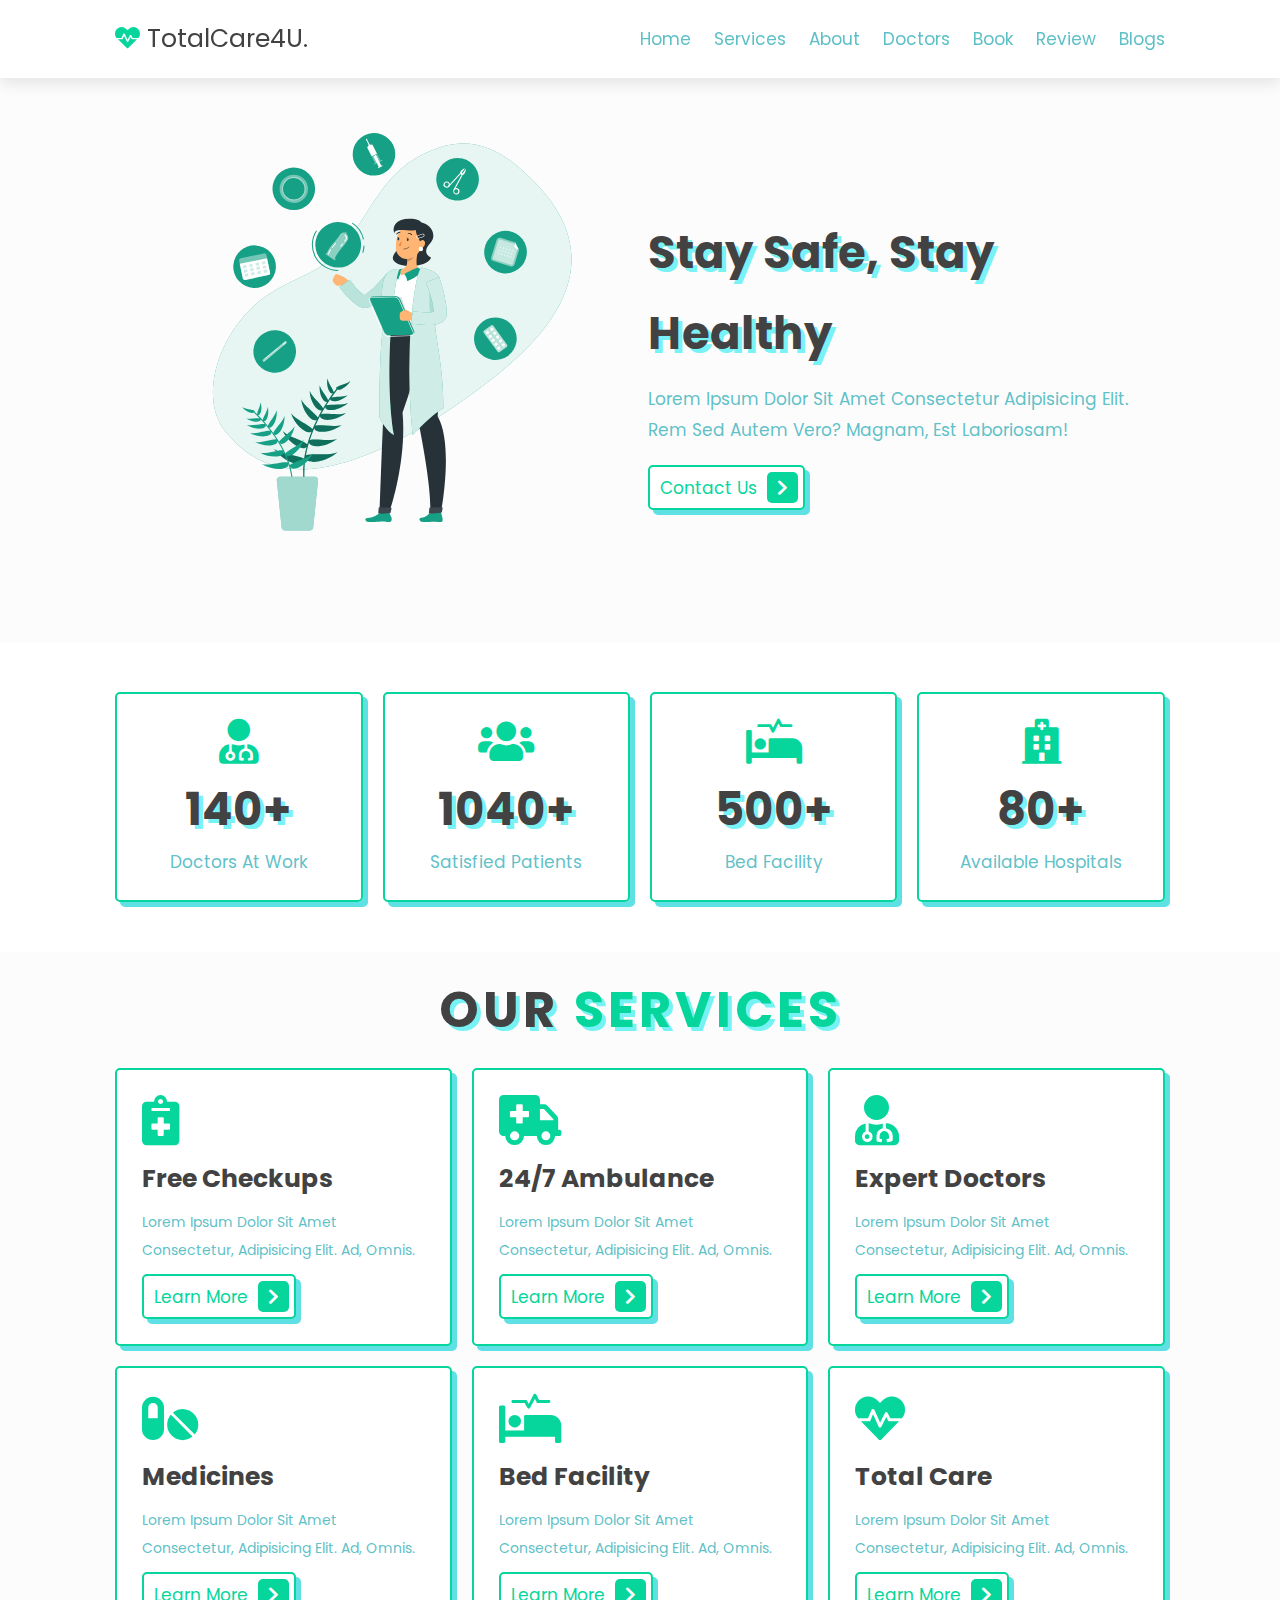
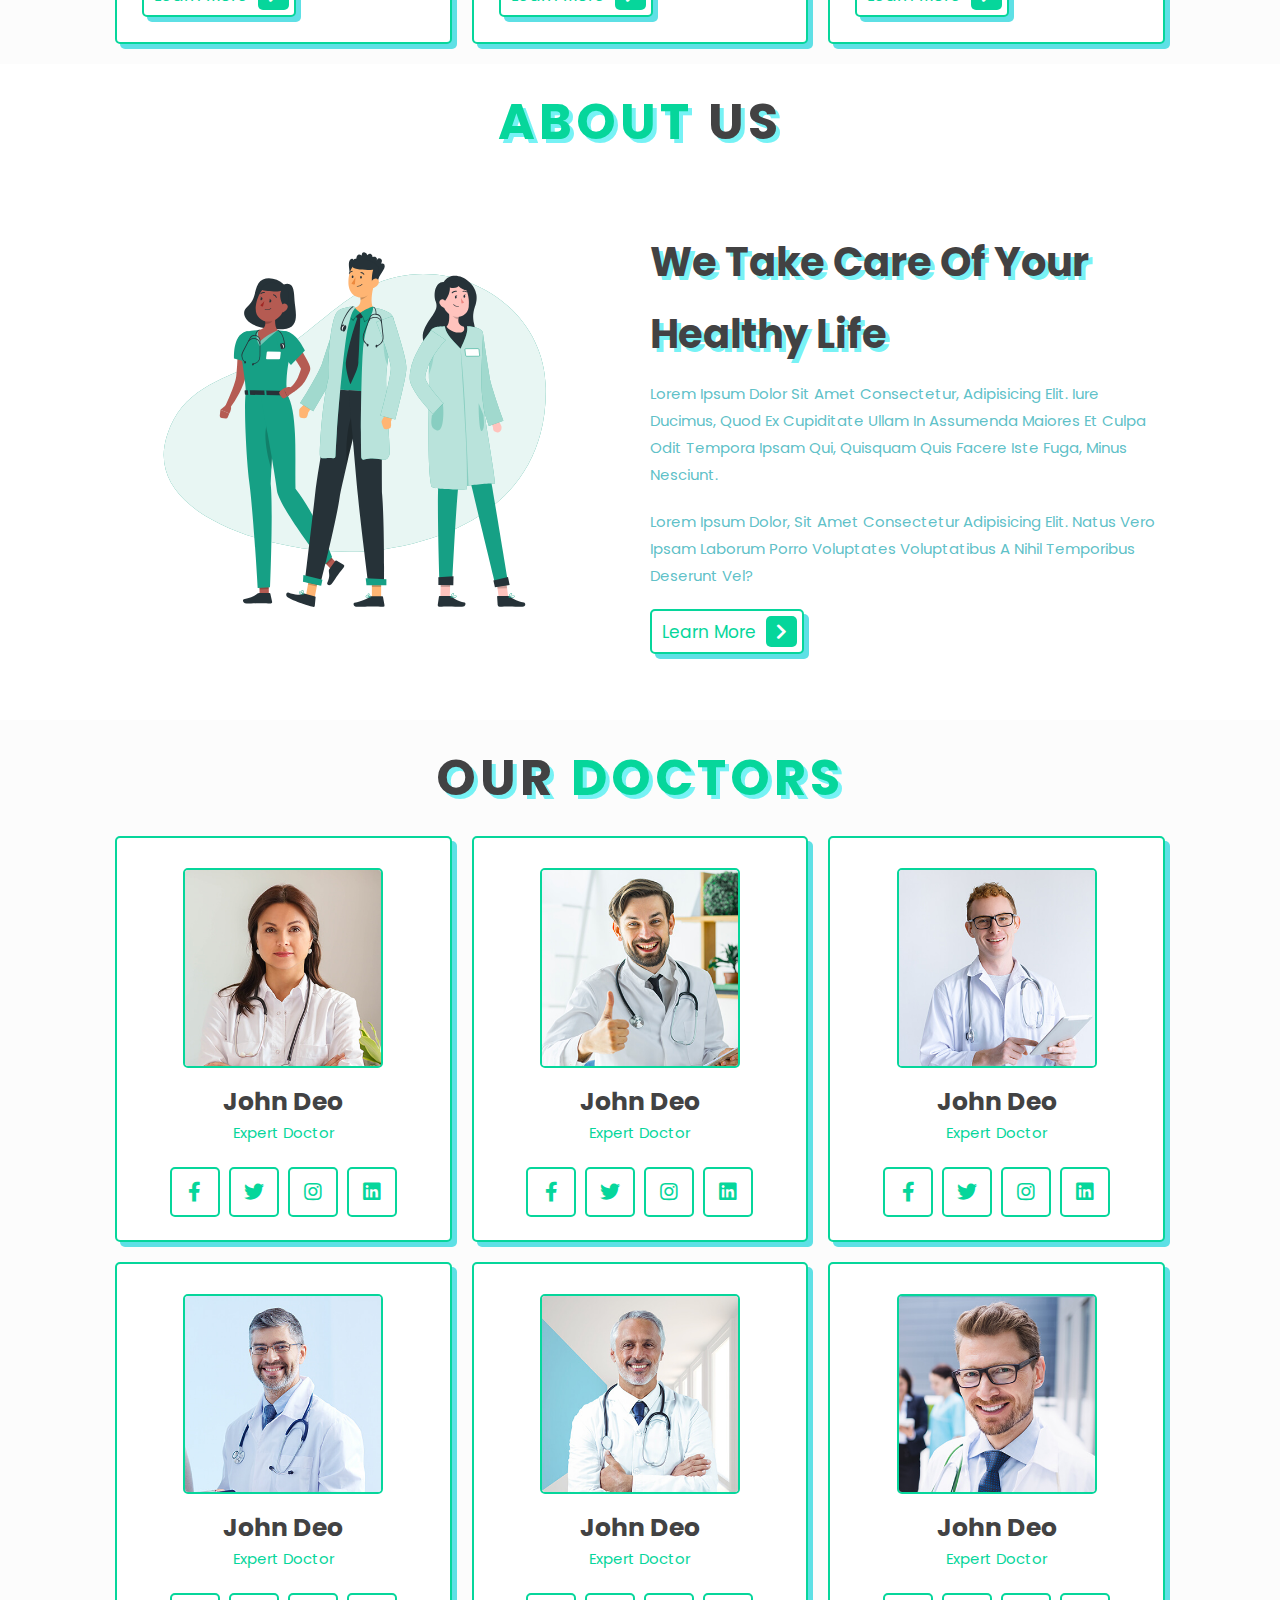
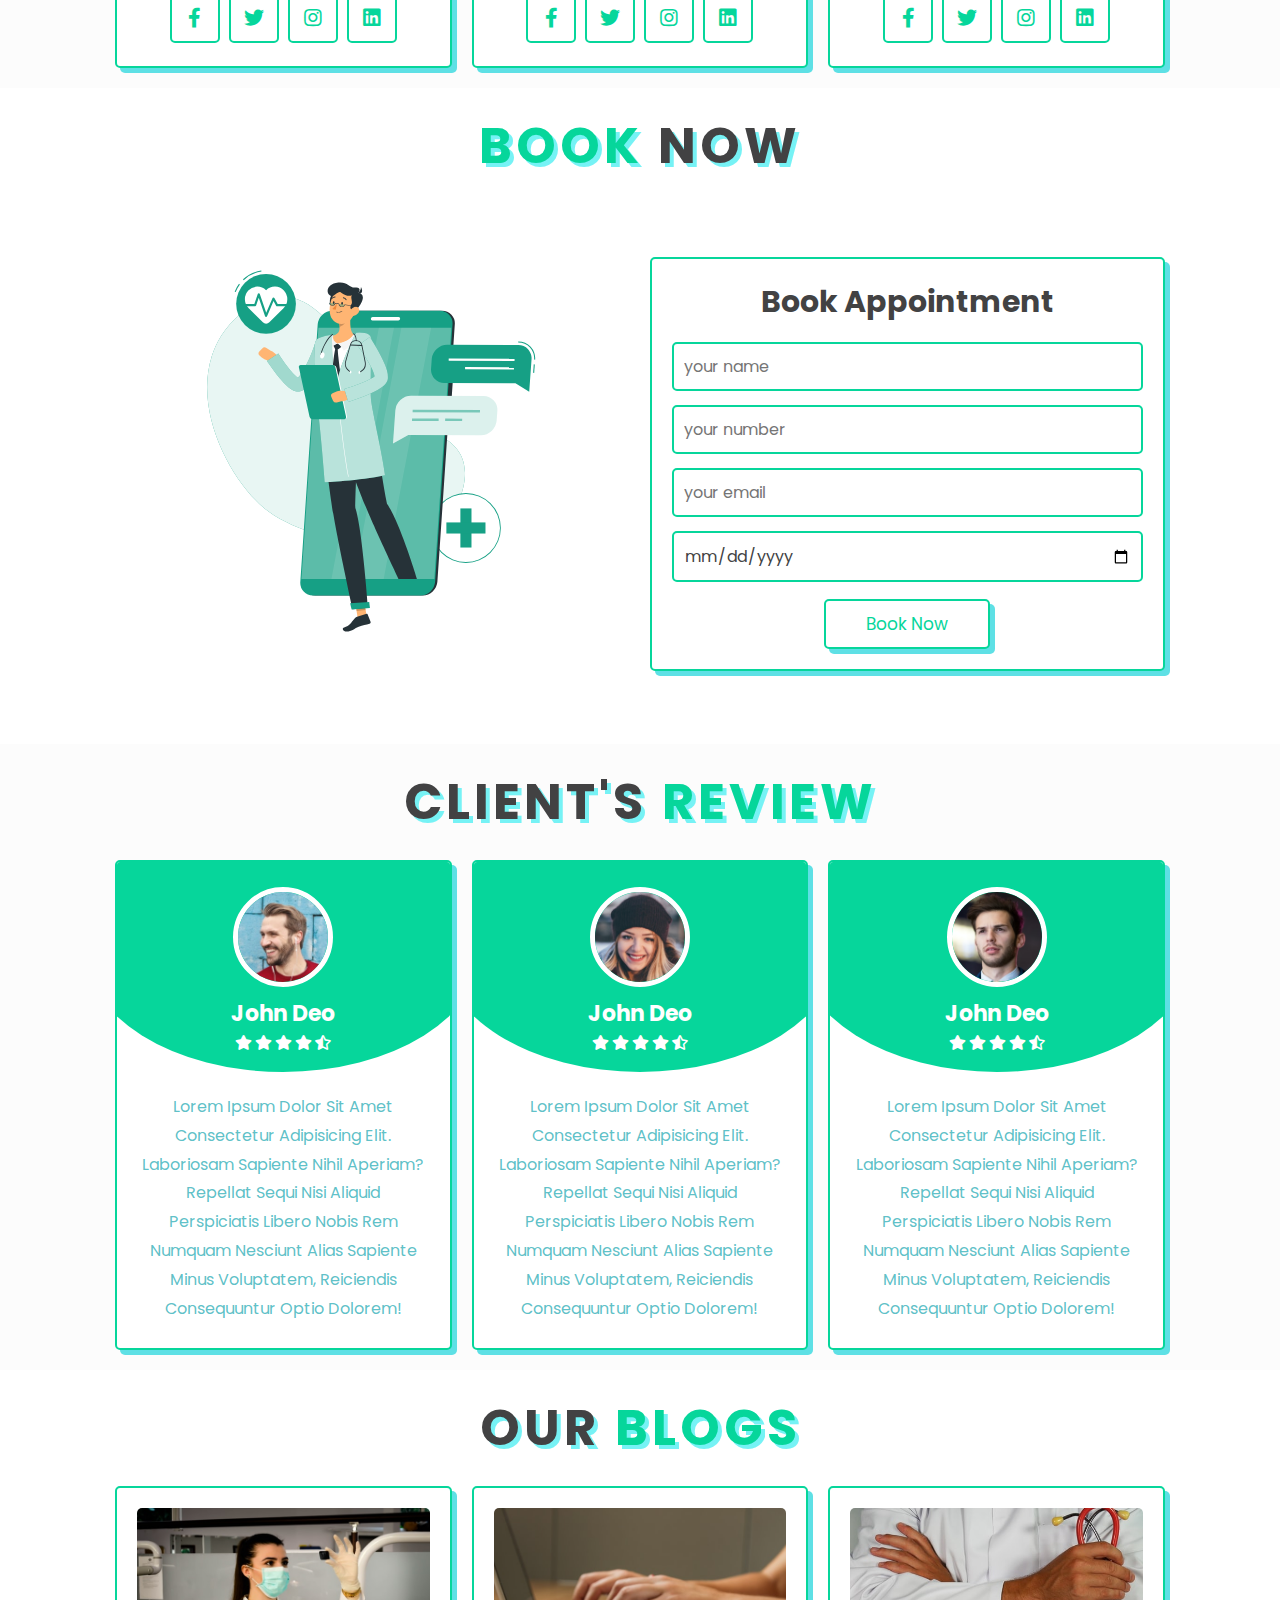
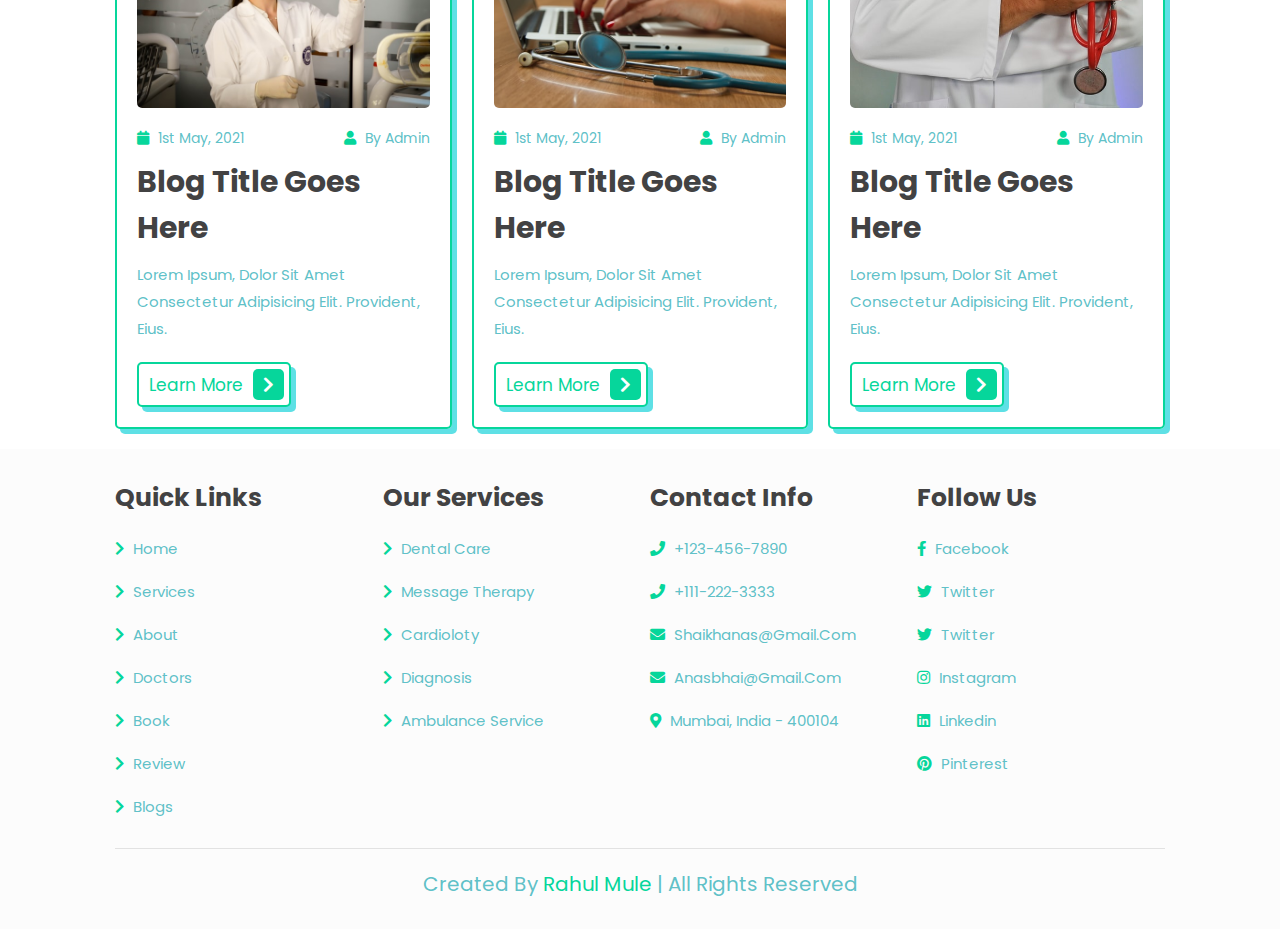
<file: index.html>
<!DOCTYPE html>
<html lang="en">
<head>
    <meta charset="UTF-8">
    <meta http-equiv="X-UA-Compatible" content="IE=edge">
    <meta name="viewport" content="width=device-width, initial-scale=1.0">
    <title>complete responsive hospital website design </title>

    <!-- font awesome cdn link  -->
    <link rel="stylesheet" href="https://cdnjs.cloudflare.com/ajax/libs/font-awesome/5.15.4/css/all.min.css">

    <!-- custom css file link  -->
    <link rel="stylesheet" href="css/style.css">

</head>
<body>
    
<!-- header section starts  -->

<header class="header">

    <a href="#" class="logo"> <i class="fas fa-heartbeat"></i> TotalCare4U. </a>

    <nav class="navbar">
        <a href="#home">home</a>
        <a href="#services">services</a>
        <a href="#about">about</a>
        <a href="#doctors">doctors</a>
        <a href="#book">book</a>
        <a href="#review">review</a>
        <a href="#blogs">blogs</a>
    </nav>

    <div id="menu-btn" class="fas fa-bars"></div>

</header>

<!-- header section ends -->

<!-- home section starts  -->

<section class="home" id="home">

    <div class="image">
        <img src="image/home-img.svg" alt="">
    </div>

    <div class="content">
        <h3>stay safe, stay healthy</h3>
        <p>Lorem ipsum dolor sit amet consectetur adipisicing elit. Rem sed autem vero? Magnam, est laboriosam!</p>
        <a href="#" class="btn"> contact us <span class="fas fa-chevron-right"></span> </a>
    </div>

</section>

<!-- home section ends -->

<!-- icons section starts  -->

<section class="icons-container">

    <div class="icons">
        <i class="fas fa-user-md"></i>
        <h3>140+</h3>
        <p>doctors at work</p>
    </div>

    <div class="icons">
        <i class="fas fa-users"></i>
        <h3>1040+</h3>
        <p>satisfied patients</p>
    </div>

    <div class="icons">
        <i class="fas fa-procedures"></i>
        <h3>500+</h3>
        <p>bed facility</p>
    </div>

    <div class="icons">
        <i class="fas fa-hospital"></i>
        <h3>80+</h3>
        <p>available hospitals</p>
    </div>

</section>

<!-- icons section ends -->

<!-- services section starts  -->

<section class="services" id="services">

    <h1 class="heading"> our <span>services</span> </h1>

    <div class="box-container">

        <div class="box">
            <i class="fas fa-notes-medical"></i>
            <h3>free checkups</h3>
            <p>Lorem ipsum dolor sit amet consectetur, adipisicing elit. Ad, omnis.</p>
            <a href="#" class="btn"> learn more <span class="fas fa-chevron-right"></span> </a>
        </div>

        <div class="box">
            <i class="fas fa-ambulance"></i>
            <h3>24/7 ambulance</h3>
            <p>Lorem ipsum dolor sit amet consectetur, adipisicing elit. Ad, omnis.</p>
            <a href="#" class="btn"> learn more <span class="fas fa-chevron-right"></span> </a>
        </div>

        <div class="box">
            <i class="fas fa-user-md"></i>
            <h3>expert doctors</h3>
            <p>Lorem ipsum dolor sit amet consectetur, adipisicing elit. Ad, omnis.</p>
            <a href="#" class="btn"> learn more <span class="fas fa-chevron-right"></span> </a>
        </div>

        <div class="box">
            <i class="fas fa-pills"></i>
            <h3>medicines</h3>
            <p>Lorem ipsum dolor sit amet consectetur, adipisicing elit. Ad, omnis.</p>
            <a href="#" class="btn"> learn more <span class="fas fa-chevron-right"></span> </a>
        </div>

        <div class="box">
            <i class="fas fa-procedures"></i>
            <h3>bed facility</h3>
            <p>Lorem ipsum dolor sit amet consectetur, adipisicing elit. Ad, omnis.</p>
            <a href="#" class="btn"> learn more <span class="fas fa-chevron-right"></span> </a>
        </div>

        <div class="box">
            <i class="fas fa-heartbeat"></i>
            <h3>total care</h3>
            <p>Lorem ipsum dolor sit amet consectetur, adipisicing elit. Ad, omnis.</p>
            <a href="#" class="btn"> learn more <span class="fas fa-chevron-right"></span> </a>
        </div>

    </div>

</section>

<!-- services section ends -->

<!-- about section starts  -->

<section class="about" id="about">

    <h1 class="heading"> <span>about</span> us </h1>

    <div class="row">

        <div class="image">
            <img src="image/about-img.svg" alt="">
        </div>

        <div class="content">
            <h3>we take care of your healthy life</h3>
            <p>Lorem ipsum dolor sit amet consectetur, adipisicing elit. Iure ducimus, quod ex cupiditate ullam in assumenda maiores et culpa odit tempora ipsam qui, quisquam quis facere iste fuga, minus nesciunt.</p>
            <p>Lorem ipsum dolor, sit amet consectetur adipisicing elit. Natus vero ipsam laborum porro voluptates voluptatibus a nihil temporibus deserunt vel?</p>
            <a href="#" class="btn"> learn more <span class="fas fa-chevron-right"></span> </a>
        </div>

    </div>

</section>

<!-- about section ends -->

<!-- doctors section starts  -->

<section class="doctors" id="doctors">

    <h1 class="heading"> our <span>doctors</span> </h1>

    <div class="box-container">

        <div class="box">
            <img src="image/doc-1.jpg" alt="">
            <h3>john deo</h3>
            <span>expert doctor</span>
            <div class="share">
                <a href="#" class="fab fa-facebook-f"></a>
                <a href="#" class="fab fa-twitter"></a>
                <a href="#" class="fab fa-instagram"></a>
                <a href="#" class="fab fa-linkedin"></a>
            </div>
        </div>

        <div class="box">
            <img src="image/doc-2.jpg" alt="">
            <h3>john deo</h3>
            <span>expert doctor</span>
            <div class="share">
                <a href="#" class="fab fa-facebook-f"></a>
                <a href="#" class="fab fa-twitter"></a>
                <a href="#" class="fab fa-instagram"></a>
                <a href="#" class="fab fa-linkedin"></a>
            </div>
        </div>

        <div class="box">
            <img src="image/doc-3.jpg" alt="">
            <h3>john deo</h3>
            <span>expert doctor</span>
            <div class="share">
                <a href="#" class="fab fa-facebook-f"></a>
                <a href="#" class="fab fa-twitter"></a>
                <a href="#" class="fab fa-instagram"></a>
                <a href="#" class="fab fa-linkedin"></a>
            </div>
        </div>

        <div class="box">
            <img src="image/doc-4.jpg" alt="">
            <h3>john deo</h3>
            <span>expert doctor</span>
            <div class="share">
                <a href="#" class="fab fa-facebook-f"></a>
                <a href="#" class="fab fa-twitter"></a>
                <a href="#" class="fab fa-instagram"></a>
                <a href="#" class="fab fa-linkedin"></a>
            </div>
        </div>

        <div class="box">
            <img src="image/doc-5.jpg" alt="">
            <h3>john deo</h3>
            <span>expert doctor</span>
            <div class="share">
                <a href="#" class="fab fa-facebook-f"></a>
                <a href="#" class="fab fa-twitter"></a>
                <a href="#" class="fab fa-instagram"></a>
                <a href="#" class="fab fa-linkedin"></a>
            </div>
        </div>

        <div class="box">
            <img src="image/doc-6.jpg" alt="">
            <h3>john deo</h3>
            <span>expert doctor</span>
            <div class="share">
                <a href="#" class="fab fa-facebook-f"></a>
                <a href="#" class="fab fa-twitter"></a>
                <a href="#" class="fab fa-instagram"></a>
                <a href="#" class="fab fa-linkedin"></a>
            </div>
        </div>

    </div>

</section>

<!-- doctors section ends -->

<!-- booking section starts   -->

<section class="book" id="book">

    <h1 class="heading"> <span>book</span> now </h1>    

    <div class="row">

        <div class="image">
            <img src="image/book-img.svg" alt="">
        </div>

        <form action="">
            <h3>book appointment</h3>
            <input type="text" placeholder="your name" class="box">
            <input type="number" placeholder="your number" class="box">
            <input type="email" placeholder="your email" class="box">
            <input type="date" class="box">
            <input type="submit" value="book now" class="btn">
        </form>

    </div>

</section>

<!-- booking section ends -->

<!-- review section starts  -->

<section class="review" id="review">
    
    <h1 class="heading"> client's <span>review</span> </h1>

    <div class="box-container">

        <div class="box">
            <img src="image/pic-1.png" alt="">
            <h3>john deo</h3>
            <div class="stars">
                <i class="fas fa-star"></i>
                <i class="fas fa-star"></i>
                <i class="fas fa-star"></i>
                <i class="fas fa-star"></i>
                <i class="fas fa-star-half-alt"></i>
            </div>
            <p class="text">Lorem ipsum dolor sit amet consectetur adipisicing elit. Laboriosam sapiente nihil aperiam? Repellat sequi nisi aliquid perspiciatis libero nobis rem numquam nesciunt alias sapiente minus voluptatem, reiciendis consequuntur optio dolorem!</p>
        </div>

        <div class="box">
            <img src="image/pic-2.png" alt="">
            <h3>john deo</h3>
            <div class="stars">
                <i class="fas fa-star"></i>
                <i class="fas fa-star"></i>
                <i class="fas fa-star"></i>
                <i class="fas fa-star"></i>
                <i class="fas fa-star-half-alt"></i>
            </div>
            <p class="text">Lorem ipsum dolor sit amet consectetur adipisicing elit. Laboriosam sapiente nihil aperiam? Repellat sequi nisi aliquid perspiciatis libero nobis rem numquam nesciunt alias sapiente minus voluptatem, reiciendis consequuntur optio dolorem!</p>
        </div>

        <div class="box">
            <img src="image/pic-3.png" alt="">
            <h3>john deo</h3>
            <div class="stars">
                <i class="fas fa-star"></i>
                <i class="fas fa-star"></i>
                <i class="fas fa-star"></i>
                <i class="fas fa-star"></i>
                <i class="fas fa-star-half-alt"></i>
            </div>
            <p class="text">Lorem ipsum dolor sit amet consectetur adipisicing elit. Laboriosam sapiente nihil aperiam? Repellat sequi nisi aliquid perspiciatis libero nobis rem numquam nesciunt alias sapiente minus voluptatem, reiciendis consequuntur optio dolorem!</p>
        </div>

    </div>

</section>

<!-- review section ends -->

<!-- blogs section starts  -->

<section class="blogs" id="blogs">

    <h1 class="heading"> our <span>blogs</span> </h1>

    <div class="box-container">

        <div class="box">
            <div class="image">
                <img src="image/blog-1.jpg" alt="">
            </div>
            <div class="content">
                <div class="icon">
                    <a href="#"> <i class="fas fa-calendar"></i> 1st may, 2021 </a>
                    <a href="#"> <i class="fas fa-user"></i> by admin </a>
                </div>
                <h3>blog title goes here</h3>
                <p>Lorem ipsum, dolor sit amet consectetur adipisicing elit. Provident, eius.</p>
                <a href="#" class="btn"> learn more <span class="fas fa-chevron-right"></span> </a>
            </div>
        </div>

        <div class="box">
            <div class="image">
                <img src="image/blog-2.jpg" alt="">
            </div>
            <div class="content">
                <div class="icon">
                    <a href="#"> <i class="fas fa-calendar"></i> 1st may, 2021 </a>
                    <a href="#"> <i class="fas fa-user"></i> by admin </a>
                </div>
                <h3>blog title goes here</h3>
                <p>Lorem ipsum, dolor sit amet consectetur adipisicing elit. Provident, eius.</p>
                <a href="#" class="btn"> learn more <span class="fas fa-chevron-right"></span> </a>
            </div>
        </div>

        <div class="box">
            <div class="image">
                <img src="image/blog-3.jpg" alt="">
            </div>
            <div class="content">
                <div class="icon">
                    <a href="#"> <i class="fas fa-calendar"></i> 1st may, 2021 </a>
                    <a href="#"> <i class="fas fa-user"></i> by admin </a>
                </div>
                <h3>blog title goes here</h3>
                <p>Lorem ipsum, dolor sit amet consectetur adipisicing elit. Provident, eius.</p>
                <a href="#" class="btn"> learn more <span class="fas fa-chevron-right"></span> </a>
            </div>
        </div>

    </div>

</section>

<!-- blogs section ends -->

<!-- footer section starts  -->

<section class="footer">

    <div class="box-container">

        <div class="box">
            <h3>quick links</h3>
            <a href="#"> <i class="fas fa-chevron-right"></i> home </a>
            <a href="#"> <i class="fas fa-chevron-right"></i> services </a>
            <a href="#"> <i class="fas fa-chevron-right"></i> about </a>
            <a href="#"> <i class="fas fa-chevron-right"></i> doctors </a>
            <a href="#"> <i class="fas fa-chevron-right"></i> book </a>
            <a href="#"> <i class="fas fa-chevron-right"></i> review </a>
            <a href="#"> <i class="fas fa-chevron-right"></i> blogs </a>
        </div>

        <div class="box">
            <h3>our services</h3>
            <a href="#"> <i class="fas fa-chevron-right"></i> dental care </a>
            <a href="#"> <i class="fas fa-chevron-right"></i> message therapy </a>
            <a href="#"> <i class="fas fa-chevron-right"></i> cardioloty </a>
            <a href="#"> <i class="fas fa-chevron-right"></i> diagnosis </a>
            <a href="#"> <i class="fas fa-chevron-right"></i> ambulance service </a>
        </div>

        <div class="box">
            <h3>contact info</h3>
            <a href="#"> <i class="fas fa-phone"></i> +123-456-7890 </a>
            <a href="#"> <i class="fas fa-phone"></i> +111-222-3333 </a>
            <a href="#"> <i class="fas fa-envelope"></i> shaikhanas@gmail.com </a>
            <a href="#"> <i class="fas fa-envelope"></i> anasbhai@gmail.com </a>
            <a href="#"> <i class="fas fa-map-marker-alt"></i> mumbai, india - 400104 </a>
        </div>

        <div class="box">
            <h3>follow us</h3>
            <a href="#"> <i class="fab fa-facebook-f"></i> facebook </a>
            <a href="#"> <i class="fab fa-twitter"></i> twitter </a>
            <a href="#"> <i class="fab fa-twitter"></i> twitter </a>
            <a href="#"> <i class="fab fa-instagram"></i> instagram </a>
            <a href="#"> <i class="fab fa-linkedin"></i> linkedin </a>
            <a href="#"> <i class="fab fa-pinterest"></i> pinterest </a>
        </div>

    </div>

    <div class="credit"> created by <span>Rahul Mule</span> | all rights reserved </div>

</section>

<!-- footer section ends -->


















<!-- custom js file link  -->
<script src="js/script.js"></script>

</body>
</html>
</file>
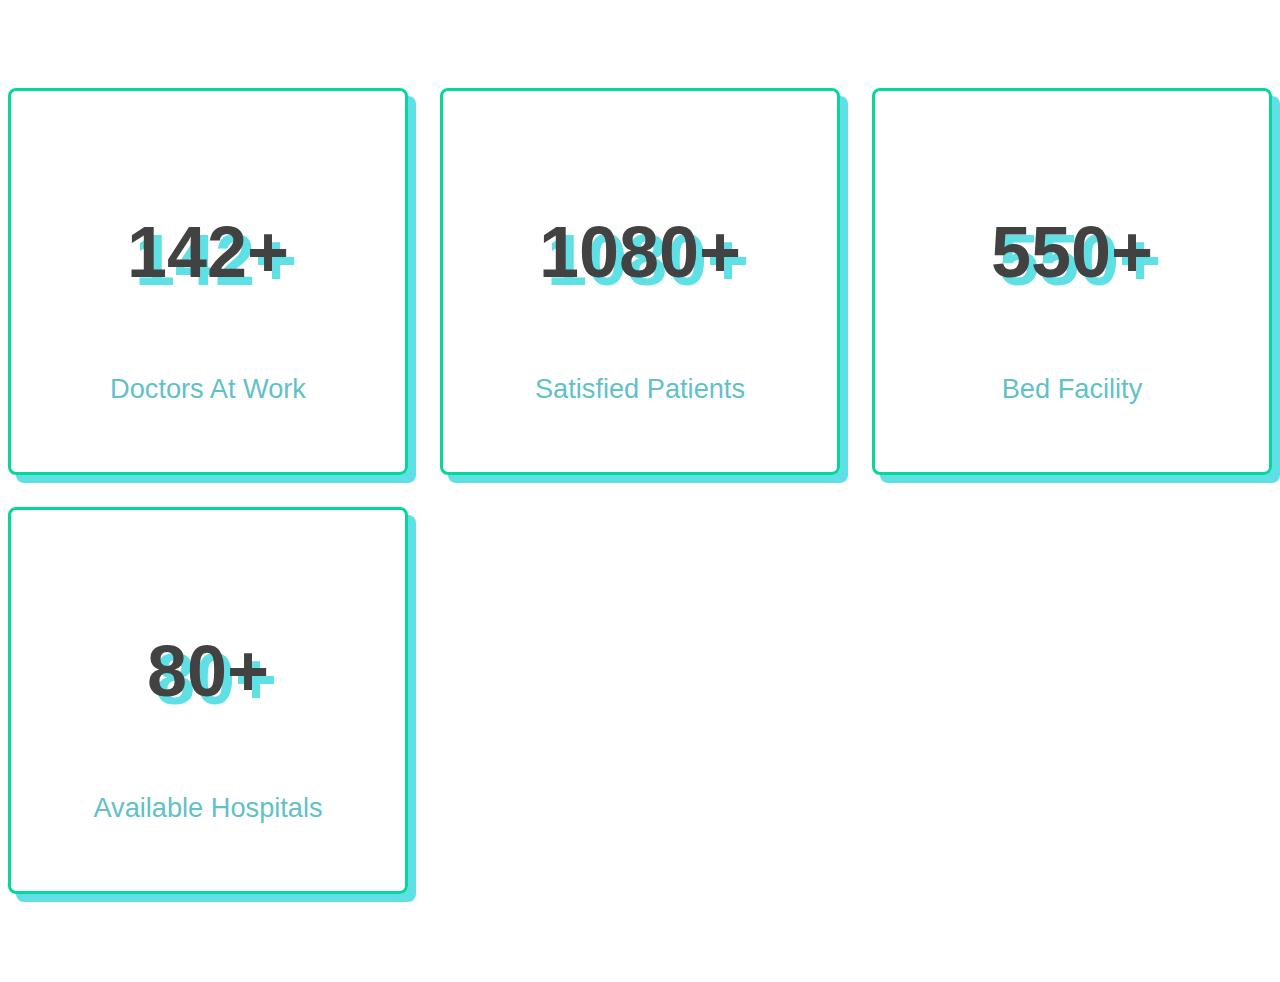
<file: header.html>
<!DOCTYPE html>
<html lang="en">
<head>
    <meta charset="UTF-8">
    <meta http-equiv="X-UA-Compatible" content="IE=edge">
    <meta name="viewport" content="width=device-width, initial-scale=1.0">

<!-- <style>
    @import url('https://fonts.googleapis.com/css2?family=Poppins:wght@100;200;300;400;500;600;700&display=swap');

    :root{
    --green:#06d69b;
    --black:rgb(66, 66, 67);
    --light-color:rgba(81, 187, 195, 0.935);
    --box-shadow:.5rem .5rem 0 rgb(94, 224, 229);
    --text-shadow:.4rem .4rem 0 rgba(116, 242, 245, 0.989);
    --border:.2rem solid var(--green);
}

*{
    font-family: 'Poppins', sans-serif;
    margin:0; padding: 0;
    box-sizing: border-box;
    outline: none; border: none;
    text-transform: capitalize;
    transition: all .2s ease-out;
    text-decoration: none;
}
.icons-container{
    display: grid;
    gap:2rem;
    grid-template-columns: repeat(auto-fit, minmax(20rem, 1fr));
    padding-top: 5rem;
    padding-bottom: 5rem;
}

.icons-container .icons{
    border:var(--border);
    box-shadow: var(--box-shadow);
    border-radius: .5rem;
    text-align: center;
    padding: 2.5rem;
}



.icons-container .icons h3{
    font-size: 4.5rem;
    color:var(--black);
    padding: .5rem 0;
    text-shadow: var(--text-shadow);
}

.icons-container .icons p{
    font-size: 1.7rem;
    color:var(--light-color);
}


</style> -->
</head>
<body>
    <section style="display: grid; gap:2rem;
    grid-template-columns: repeat(auto-fit, minmax(20rem, 1fr));
    padding-top: 5rem;
    padding-bottom: 5rem;
    font-family: 'Poppins', sans-serif;
    text-transform: capitalize
    ">

        <div style="border:.2rem solid #06d69b;
        box-shadow:.5rem .5rem 0 rgb(94, 224, 229);
        border-radius: .5rem;
        text-align: center;
        padding: 2.5rem">
            
            <h3 style="font-size: 4.5rem;
            color:rgb(66, 66, 67);
            padding: .5rem 0;
            text-shadow: .5rem .5rem 0 rgb(94, 224, 229)">142+</h3>
            <p style="font-size: 1.7rem;
            color:rgba(81, 187, 195, 0.935)">doctors at work</p>
        </div>
        <div style="border:.2rem solid #06d69b;
        box-shadow:.5rem .5rem 0 rgb(94, 224, 229);
        border-radius: .5rem;
        text-align: center;
        padding: 2.5rem">
            
            <h3 style="font-size: 4.5rem;
            color:rgb(66, 66, 67);
            padding: .5rem 0;
            text-shadow: .5rem .5rem 0 rgb(94, 224, 229)">1080+</h3>
            <p style="font-size: 1.7rem;
            color:rgba(81, 187, 195, 0.935)">satisfied patients</p>
        </div>
        <div style="border:.2rem solid #06d69b;
        box-shadow:.5rem .5rem 0 rgb(94, 224, 229);
        border-radius: .5rem;
        text-align: center;
        padding: 2.5rem">
            
            <h3 style="font-size: 4.5rem;
            color:rgb(66, 66, 67);
            padding: .5rem 0;
            text-shadow: .5rem .5rem 0 rgb(94, 224, 229)">550+</h3>
            <p style="font-size: 1.7rem;
            color:rgba(81, 187, 195, 0.935)">bed facility</p>
        </div>

        <div style="border:.2rem solid #06d69b;
        box-shadow:.5rem .5rem 0 rgb(94, 224, 229);
        border-radius: .5rem;
        text-align: center;
        padding: 2.5rem">
            
            <h3 style="font-size: 4.5rem;
            color:rgb(66, 66, 67);
            padding: .5rem 0;
            text-shadow: .5rem .5rem 0 rgb(94, 224, 229)">80+</h3>
            <p style="font-size: 1.7rem;
            color:rgba(81, 187, 195, 0.935)">available hospitals</p>
        </div>
    
    </section>

</body>
</file>
<file: css/style.css>
@import url('https://fonts.googleapis.com/css2?family=Poppins:wght@100;200;300;400;500;600;700&display=swap');

:root{
    --green:#06d69b;
    --black:rgb(66, 66, 67);
    --light-color:rgba(81, 187, 195, 0.935);
    --box-shadow:.5rem .5rem 0 rgb(94, 224, 229);
    --text-shadow:.4rem .4rem 0 rgba(116, 242, 245, 0.989);
    --border:.2rem solid var(--green);
}

*{
    font-family: 'Poppins', sans-serif;
    margin:0; padding: 0;
    box-sizing: border-box;
    outline: none; border: none;
    text-transform: capitalize;
    transition: all .2s ease-out;
    text-decoration: none;
}

html{
    font-size: 62.5%;
    overflow-x: hidden;
    scroll-padding-top: 7rem;
    scroll-behavior: smooth;
}

section{
    padding:2rem 9%;
}

section:nth-child(even){
    background: #fcfcfc;
}

.heading{
    text-align: center;
    padding-bottom: 2rem;
    text-shadow: var(--text-shadow);
    text-transform: uppercase;
    color:var(--black);
    font-size: 5rem;
    letter-spacing: .4rem;
}

.heading span{
    text-transform: uppercase;
    color:var(--green);
}

.btn{
    display: inline-block;
    margin-top: 1rem;
    padding: .5rem;
    padding-left: 1rem;
    border:var(--border);
    border-radius: .5rem;
    box-shadow: var(--box-shadow);
    color:var(--green);
    cursor: pointer;
    font-size: 1.7rem;
    background: #fff;
}

.btn span{
    padding:.7rem 1rem;
    border-radius: .5rem;
    background: var(--green);
    color:#fff;
    margin-left: .5rem;
}

.btn:hover{
    background: var(--green);
    color:#fff;
}

.btn:hover span{
    color: var(--green);
    background:#fff;
    margin-left: 1rem;
}

.header{
    padding:2rem 9%;
    position: fixed;
    top:0; left: 0; right: 0;
    z-index: 1000;
    box-shadow: 0 .5rem 1.5rem rgba(0, 0, 0, .1);
    display: flex;
    align-items: center;
    justify-content: space-between;
    background: #fff;
}

.header .logo{
    font-size: 2.5rem;
    color: var(--black);
}

.header .logo i{
    color: var(--green);
}

.header .navbar a{
    font-size: 1.7rem;
    color: var(--light-color);
    margin-left: 2rem;
}

.header .navbar a:hover{
    color: var(--green);
}

#menu-btn{
    font-size: 2.5rem;
    border-radius: .5rem;
    background: #eee;
    color:var(--green);
    padding: 1rem 1.5rem;
    cursor: pointer;
    display: none;
}

.home{
    display: flex;
    align-items: center;
    flex-wrap: wrap;
    gap:1.5rem;
    padding-top: 10rem;
}

.home .image{
    flex:1 1 45rem;
}

.home .image img{
    width: 100%;
}

.home .content{
    flex:1 1 45rem;
}

.home .content h3{
    font-size: 4.5rem;
    color:var(--black);
    line-height: 1.8;
    text-shadow: var(--text-shadow);
}

.home .content p{
    font-size: 1.7rem;
    color:var(--light-color);
    line-height: 1.8;
    padding: 1rem 0;
}

.icons-container{
    display: grid;
    gap:2rem;
    grid-template-columns: repeat(auto-fit, minmax(20rem, 1fr));
    padding-top: 5rem;
    padding-bottom: 5rem;
}

.icons-container .icons{
    border:var(--border);
    box-shadow: var(--box-shadow);
    border-radius: .5rem;
    text-align: center;
    padding: 2.5rem;
}

.icons-container .icons i{
    font-size: 4.5rem;
    color:var(--green);
    padding-bottom: .7rem;
}

.icons-container .icons h3{
    font-size: 4.5rem;
    color:var(--black);
    padding: .5rem 0;
    text-shadow: var(--text-shadow);
}

.icons-container .icons p{
    font-size: 1.7rem;
    color:var(--light-color);
}

.services .box-container{
    display: grid;
    grid-template-columns: repeat(auto-fit, minmax(27rem, 1fr));
    gap:2rem;
}

.services .box-container .box{
    background:#fff;
    border-radius: .5rem;
    box-shadow: var(--box-shadow);
    border:var(--border);
    padding: 2.5rem;
}

.services .box-container .box i{
    color: var(--green);
    font-size: 5rem;
    padding-bottom: .5rem;
}

.services .box-container .box h3{
    color: var(--black);
    font-size: 2.5rem;
    padding:1rem 0;
}

.services .box-container .box p{
    color: var(--light-color);
    font-size: 1.4rem;
    line-height: 2;
}

.about .row{
    display: flex;
    align-items: center;
    flex-wrap: wrap;
    gap:2rem;
}

.about .row .image{
    flex:1 1 45rem;
}

.about .row .image img{
    width: 100%;
}

.about .row .content{
    flex:1 1 45rem;
}

.about .row .content h3{
    color: var(--black);
    text-shadow: var(--text-shadow);
    font-size: 4rem;
    line-height: 1.8;
}

.about .row .content p{
    color: var(--light-color);
    padding:1rem 0;
    font-size: 1.5rem;
    line-height: 1.8;
}

.doctors .box-container{
    display: grid;
    grid-template-columns: repeat(auto-fit, minmax(30rem, 1fr));
    gap:2rem;
}

.doctors .box-container .box{
    text-align: center;
    background:#fff;
    border-radius: .5rem;
    border:var(--border);
    box-shadow: var(--box-shadow);
    padding:2rem;
}

.doctors .box-container .box img{
    height: 20rem;
    border:var(--border);
    border-radius: .5rem;
    margin-top: 1rem;
    margin-bottom: 1rem;
}

.doctors .box-container .box h3{
    color:var(--black);
    font-size: 2.5rem;
}

.doctors .box-container .box span{
    color:var(--green);
    font-size: 1.5rem;
}

.doctors .box-container .box .share{
    padding-top: 2rem;
}

.doctors .box-container .box .share a{
    height: 5rem;
    width: 5rem;
    line-height: 4.5rem;
    font-size: 2rem;
    color:var(--green);
    border-radius: .5rem;
    border:var(--border);
    margin:.3rem;
}

.doctors .box-container .box .share a:hover{
    background:var(--green);
    color:#fff;
    box-shadow: var(--box-shadow);
}

.book .row{
    display: flex;
    align-items: center;
    flex-wrap: wrap;
    gap:2rem;
}
 
.book .row .image{
    flex:1 1 45rem;
}

.book .row .image img{
    width: 100%;
}

.book .row form{
    flex:1 1 45rem;
    background: #fff;
    border:var(--border);
    box-shadow: var(--box-shadow);
    text-align: center;
    padding: 2rem;
    border-radius: .5rem;
}

.book .row form h3{
    color:var(--black);
    padding-bottom: 1rem;
    font-size: 3rem;
}

.book .row form .box{
    width: 100%;
    margin:.7rem 0;
    border-radius: .5rem;
    border:var(--border);
    font-size: 1.6rem;
    color: var(--black);
    text-transform: none;
    padding: 1rem;
}

.book .row form .btn{
    padding:1rem 4rem;
}

.review .box-container{
    display: grid;
    grid-template-columns: repeat(auto-fit, minmax(27rem, 1fr));
    gap:2rem;
}

.review .box-container .box{
    border:var(--border);
    box-shadow: var(--box-shadow);
    border-radius: .5rem;
    padding:2.5rem;
    background: #fff;
    text-align: center;
    position: relative;
    overflow: hidden;
    z-index: 0;
}

.review .box-container .box img{
    height: 10rem;
    width: 10rem;
    border-radius: 50%;
    object-fit: cover;
    border:.5rem solid #fff;
}

.review .box-container .box h3{
    color:#fff;
    font-size: 2.2rem;
    padding:.5rem 0;
}

.review .box-container .box .stars i{
    color:#fff;
    font-size: 1.5rem;
}

.review .box-container .box .text{
    color:var(--light-color);
    line-height: 1.8;
    font-size: 1.6rem;
    padding-top: 4rem;
}

.review .box-container .box::before{
    content: '';
    position: absolute;
    top:-4rem; left: 50%;
    transform:translateX(-50%);
    background:var(--green);
    border-bottom-left-radius: 50%;
    border-bottom-right-radius: 50%;
    height: 25rem;
    width: 120%;
    z-index: -1;
}

.blogs .box-container{
    display: grid;
    grid-template-columns: repeat(auto-fit, minmax(30rem, 1fr));
    gap:2rem;
}

.blogs .box-container .box{
    border:var(--border);
    box-shadow: var(--box-shadow);
    border-radius: .5rem;
    padding: 2rem;
}

.blogs .box-container .box .image{
    height: 20rem;
    overflow:hidden;
    border-radius: .5rem;
}

.blogs .box-container .box .image img{
    height: 100%;
    width: 100%;
    object-fit: cover;
}

.blogs .box-container .box:hover .image img{
    transform:scale(1.2);
}

.blogs .box-container .box .content{
    padding-top: 1rem;
}

.blogs .box-container .box .content .icon{
    padding: 1rem 0;
    display: flex;
    align-items: center;
    justify-content: space-between;
}

.blogs .box-container .box .content .icon a{
    font-size: 1.4rem;
    color: var(--light-color);
}

.blogs .box-container .box .content .icon a:hover{
    color:var(--green);
}

.blogs .box-container .box .content .icon a i{
    padding-right: .5rem;
    color: var(--green);
}

.blogs .box-container .box .content h3{
    color:var(--black);
    font-size: 3rem;
}

.blogs .box-container .box .content p{
    color:var(--light-color);
    font-size: 1.5rem;
    line-height: 1.8;
    padding:1rem 0;
}

.footer .box-container{
    display: grid;
    grid-template-columns: repeat(auto-fit, minmax(22rem, 1fr));
    gap:2rem;
}

.footer .box-container .box h3{
    font-size: 2.5rem;
    color:var(--black);
    padding: 1rem 0;
}

.footer .box-container .box a{
    display: block;
    font-size: 1.5rem;
    color:var(--light-color);
    padding: 1rem 0;
}

.footer .box-container .box a i{
    padding-right: .5rem;
    color:var(--green);
}

.footer .box-container .box a:hover i{
    padding-right:2rem;
}

.footer .credit{
    padding: 1rem;
    padding-top: 2rem;
    margin-top: 2rem;
    text-align: center;
    font-size: 2rem;
    color:var(--light-color);
    border-top: .1rem solid rgba(0, 0, 0, .1);
}

.footer .credit span{
    color:var(--green);
}









/* media queries  */
@media (max-width:991px){

    html{
        font-size: 55%;
    }

    .header{
        padding: 2rem;
    }

    section{
        padding:2rem;
    }

}

@media (max-width:768px){

    #menu-btn{
        display: initial;
    }

    .header .navbar{
        position: absolute;
        top:115%; right: 2rem;
        border-radius: .5rem;
        box-shadow: var(--box-shadow);
        width: 30rem;
        border: var(--border);
        background: #fff;
        transform: scale(0);
        opacity: 0;
        transform-origin: top right;
        transition: none;
    }

    .header .navbar.active{
        transform: scale(1);
        opacity: 1;
        transition: .2s ease-out;
    }

    .header .navbar a{
        font-size: 2rem;
        display: block;
        margin:2.5rem;
    }

}

@media (max-width:450px){

    html{
        font-size: 50%;
    }

}
</file>
